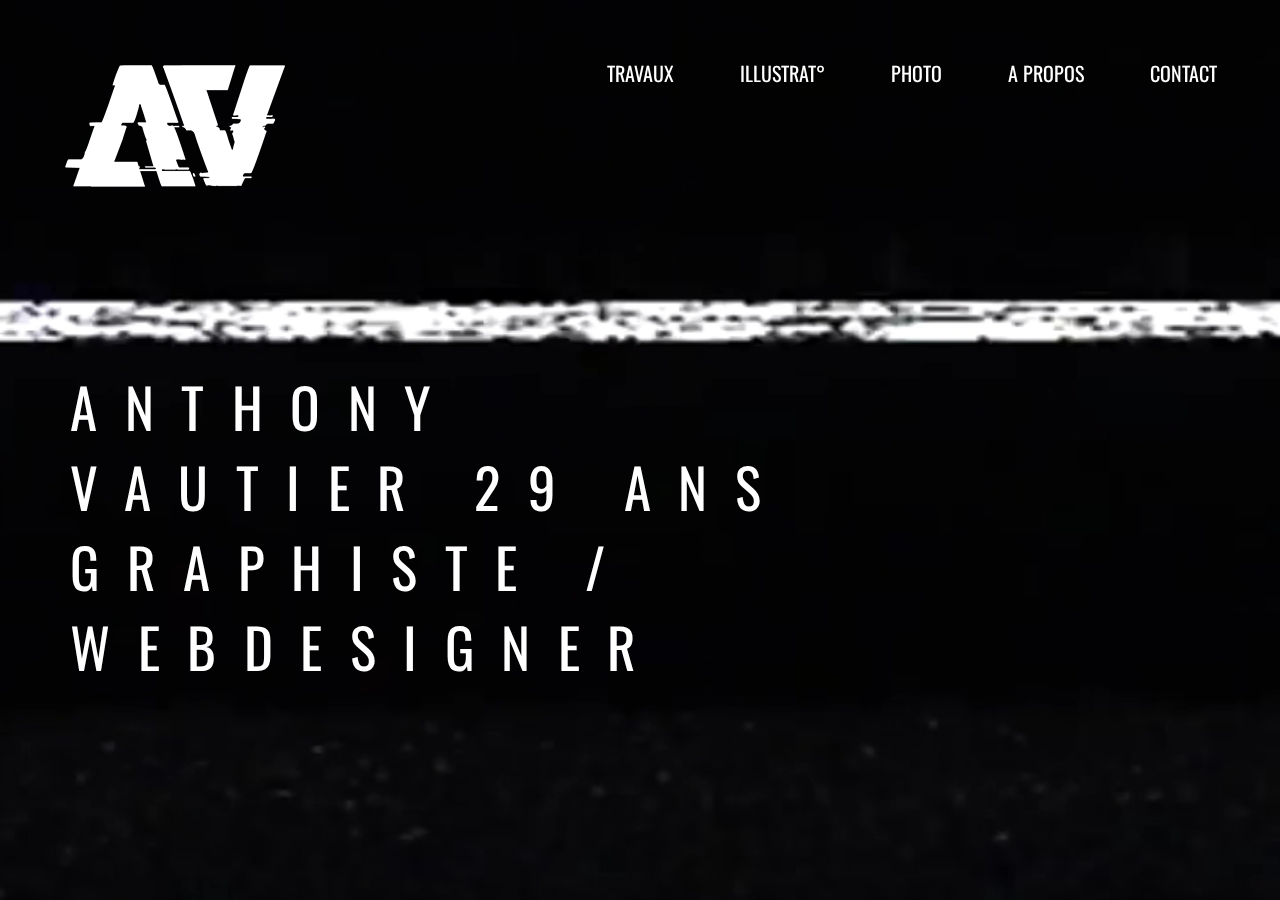
<file: index.html>
<!DOCTYPE html>
<html lang="en">
<head>
    <meta charset="UTF-8">
    <link rel="stylesheet" href="Css/Accueil.css" />
    <link href="https://fonts.googleapis.com/css?family=Oswald" rel="stylesheet"> 
    <title>Portofolio vautier anthony</title>
    <STYLE>
        A {
            text-decoration: none;
        }

    </STYLE>
</head>
<body>
   <!--premiere page-->
        
        <!--fin premiere page-->
        <!--accueil deuxieme page-->
           
           
           <video autoplay loop id="video-background" muted plays-inline>
  <source src="Css/image/Composition%201.mp4" type="video/mp4">
</video>
           
           
        
            <div class=nav>

                <label for="toggle"><img src="Css/image/Hamburger_icon.svg.png" alt=""></label>
                <input type="checkbox" id="toggle">

                <div class="navigation">

                    <ul>
                        <li>
                            <a href="Travaux.html">TRAVAUX</a>
                        </li>
                        <li>
                            <a href="Dessin.html">ILLUSTRAT°</a>
                        </li>
                        
                         <li>
                            <a href="Photo.html">PHOTO</a>
                        </li>  
                              
                        <li>
                            <a href="A%20propos.html">A PROPOS</a>
                        </li>
                        
                        <li>
                            <a href="A%20propos.html#lien">CONTACT</a>
                        </li>
                    </ul>

                </div>
            </div>
           
          
        
        <div class="LOGO">
            <img src="Css/image/LOGO.png" alt="logo">
        </div>
        <div>
            <p>ANTHONY VAUTIER 29 ANS GRAPHISTE / WEBDESIGNER</p>
           
        </div>
         
        <!--fin accueil deuxieme page-->
    
</body>
</html>
</file>
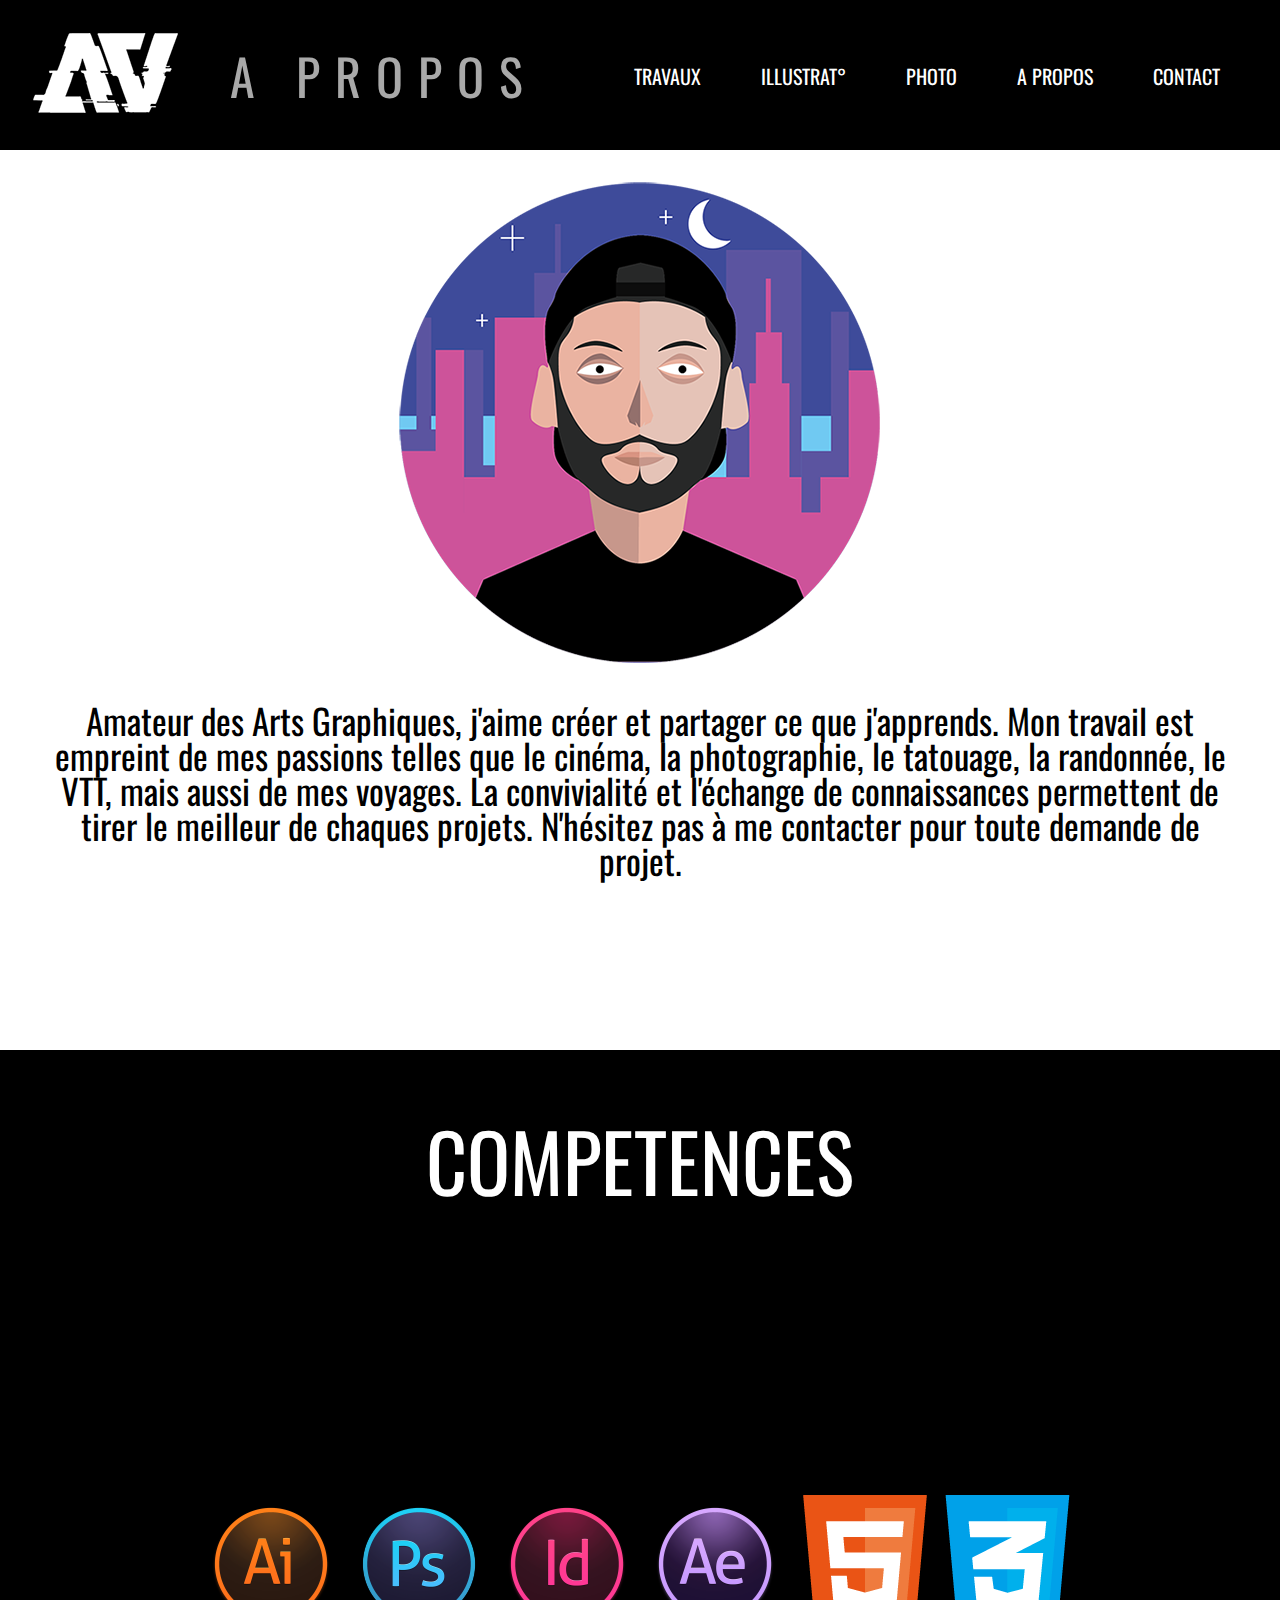
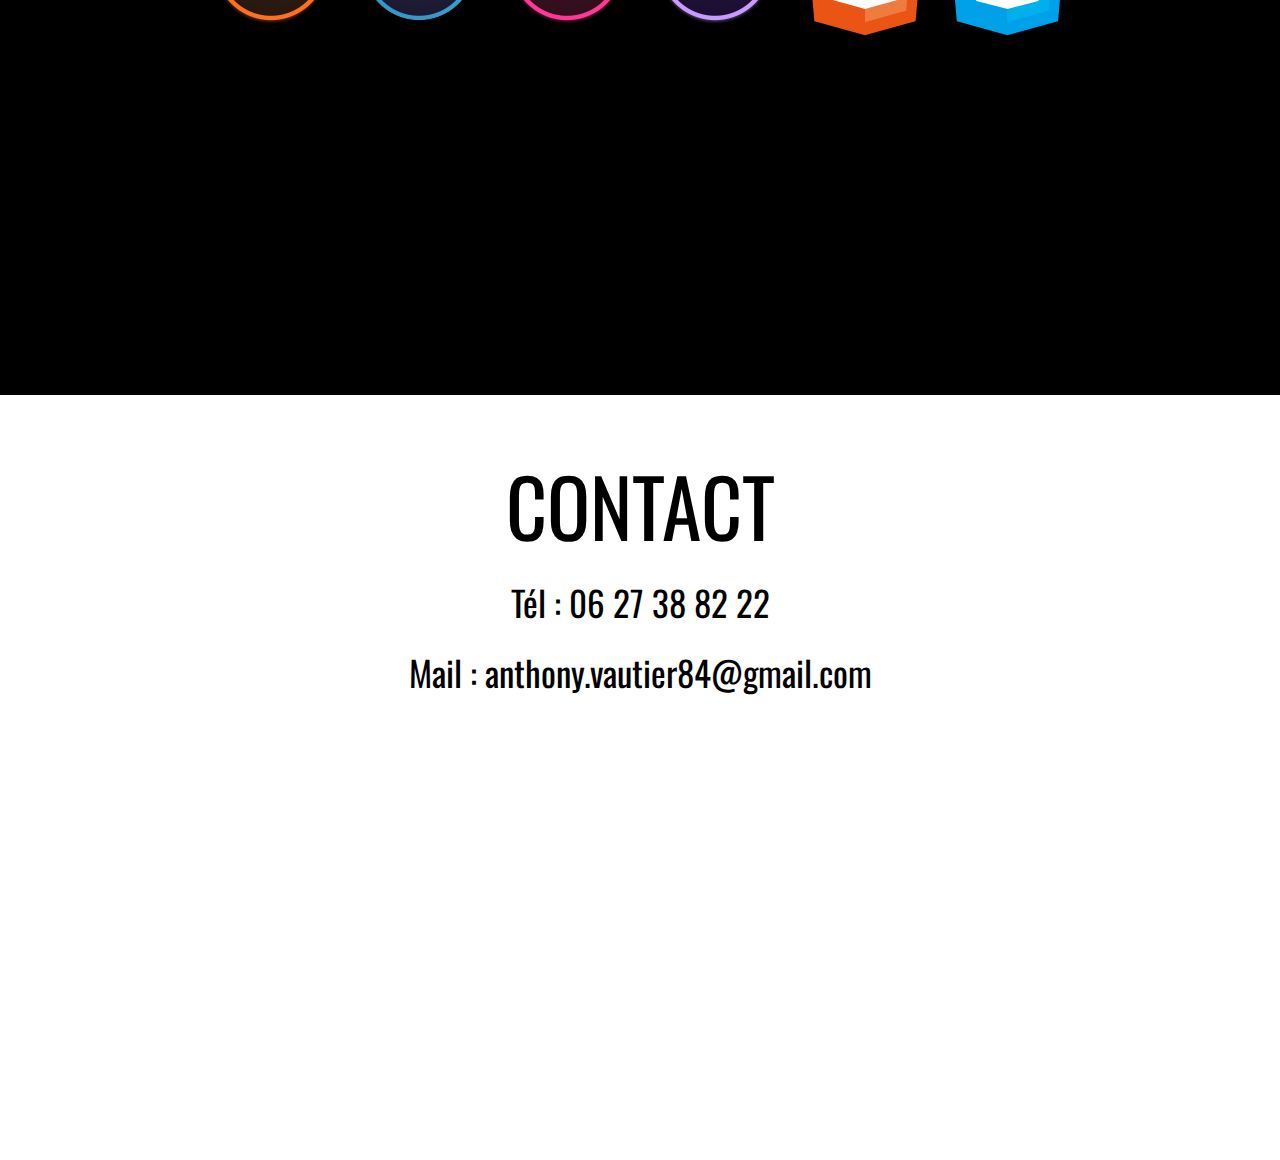
<file: A propos.html>
<!DOCTYPE html>
<html lang="en">
<head>
    <meta charset="UTF-8">
    <title>A-Propos</title>
    <link rel="stylesheet" href="Css/A-propos.css">
    <link href="https://fonts.googleapis.com/css?family=Oswald" rel="stylesheet">
    <link rel="stylesheet" href="Css/animate.css">
    <STYLE>
        A {
            text-decoration: none;
        }

    </STYLE>
</head>

<body>


<div class=MENU>
        <div class=header>
           
            <div class="logo"><img src="Css/image/logo2.png" alt="logo"></div>
           
            <div class="Accueil"><li><a href="index.html"><h1 class="animated fadeInLeft">A PROPOS</h1></a></li></div>
            <div class=nav>

                <label for="toggle"><img src="Css/image/Hamburger_icon.svg.png" alt=""></label>
                <input type="checkbox" id="toggle">

                <div class="navigation">
                     <ul>
                       
                        <li>
                            <a href="Travaux.html">TRAVAUX</a>
                        </li>
                         <li>
                            <a href="Dessin.html">ILLUSTRAT°</a>
                        </li>
                        <li>
                            <a href="Photo.html">PHOTO</a>
                        </li>
                        <li>
                            <a href="A%20propos.html">A PROPOS</a>
                        </li>
                        <li>
                            <a href="A%20propos.html#lien">CONTACT</a>
                        </li>
                    </ul>

                </div>
            </div>


        </div>
        </div>
        
<div class="grid">
         
           
           
<div class="box">
          <div class="avatar animated fadeInDown delay-0,5s"><img src="Css/image/Avatar%20Anthony%20.png" alt=""></div>
          
          <div class="texte animated fadeIn delay-1s"><p> Amateur des Arts Graphiques, j'aime créer et partager ce que j'apprends. Mon travail est empreint de mes passions telles que le cinéma, la photographie, le tatouage, la randonnée, le VTT, mais aussi de mes voyages. La convivialité et l'échange de connaissances permettent de tirer le meilleur de chaques projets. N'hésitez pas à me contacter pour toute demande de projet. 
          </p></div>
          </div>
          
<div class="box2">
         
         <h1>COMPETENCES</h1>
         
         <div class="icone">
             <img class="image1"src="Css/image/Adobe-Illustrator-icon.png" alt="">
             <img class="image1" src="Css/image/Adobe-Photoshop-icon.png" alt="">
             <img class="image1" src="Css/image/Adobe-InDesign-icon.png" alt="">
             <img class="image1" src="Css/image/Adobe-AfterEffects-icon.png" alt="">
             <img class="image1" src="Css/image/htmlcss.png" alt="">
          </div>   
</div>

           
            <div id="lien" class="box3">
         
             <h2 class="">CONTACT</h2>
          
            <div class="texte"><p>Tél : 06 27 38 82 22 <br> <br> Mail : anthony.vautier84@gmail.com </p></div>
            
            
         
            
          </div>              
                          
                                                        
</div>

</body>
</html>
</file>
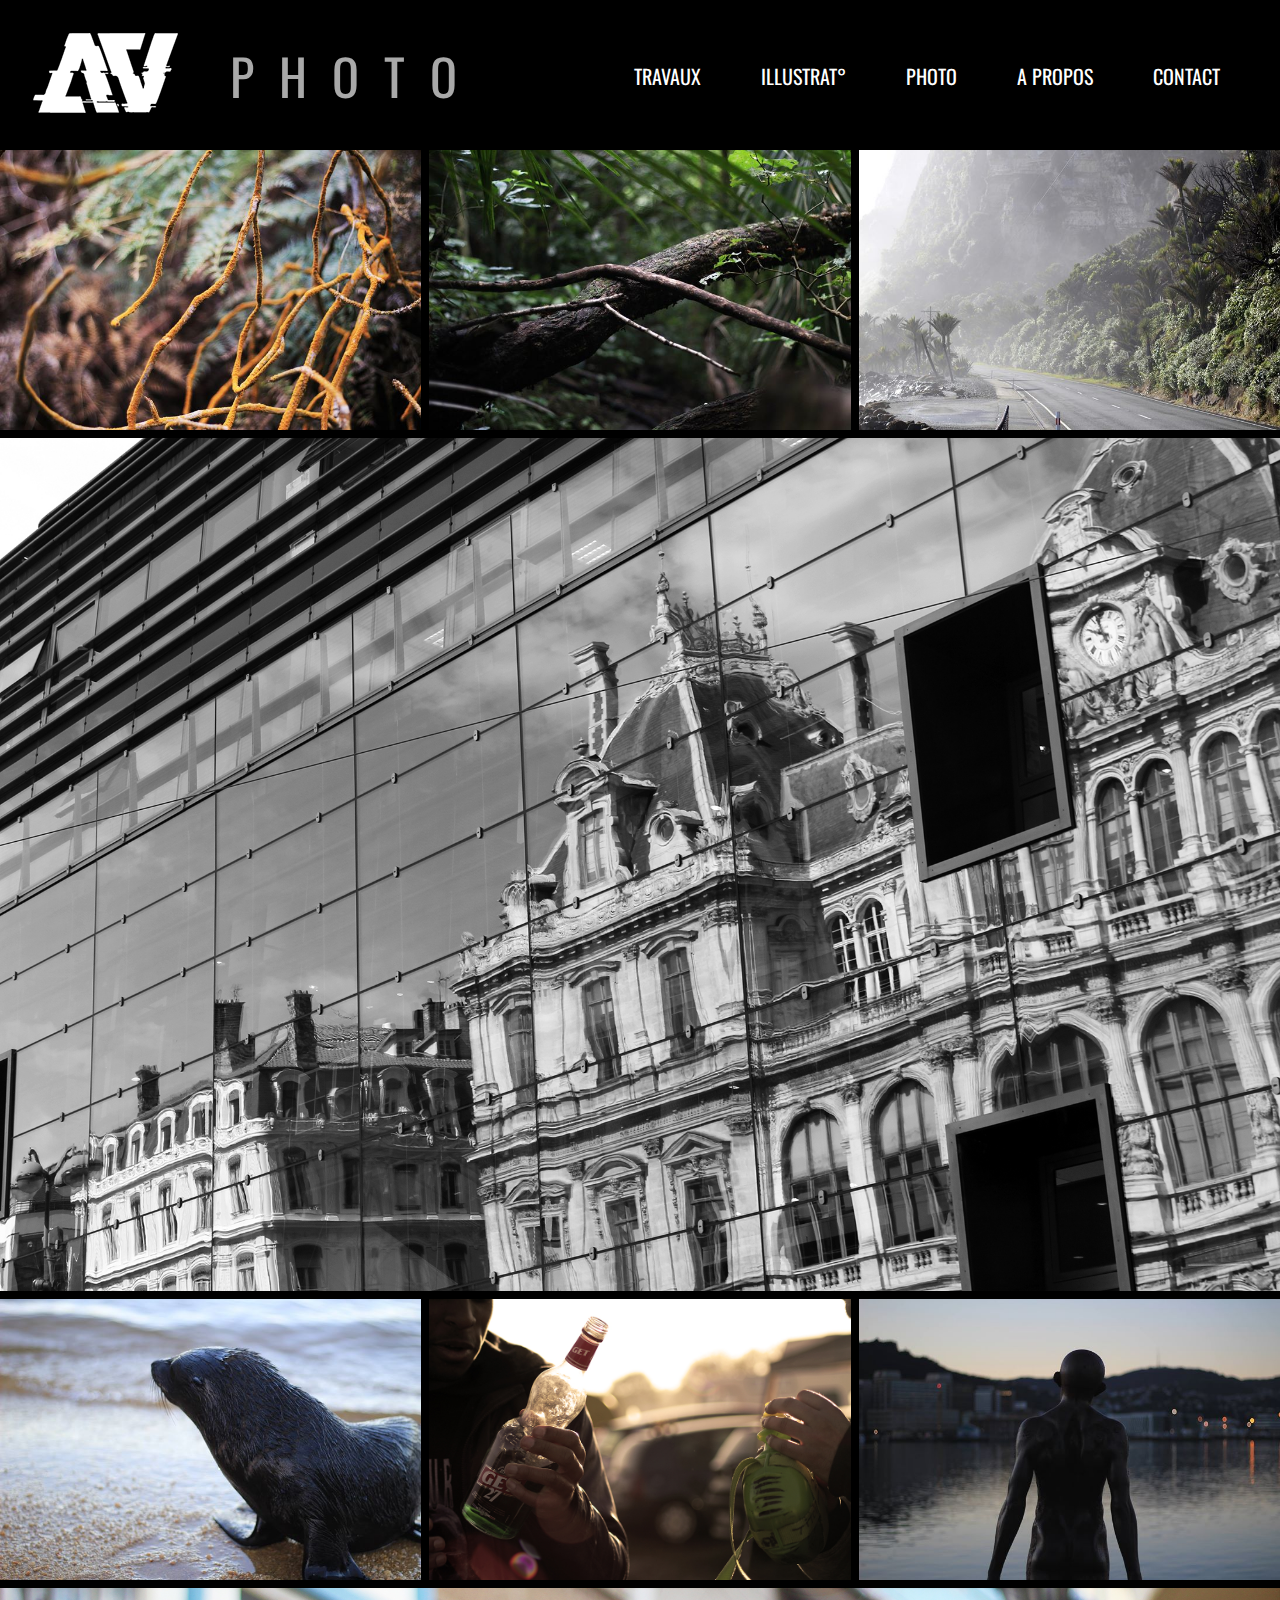
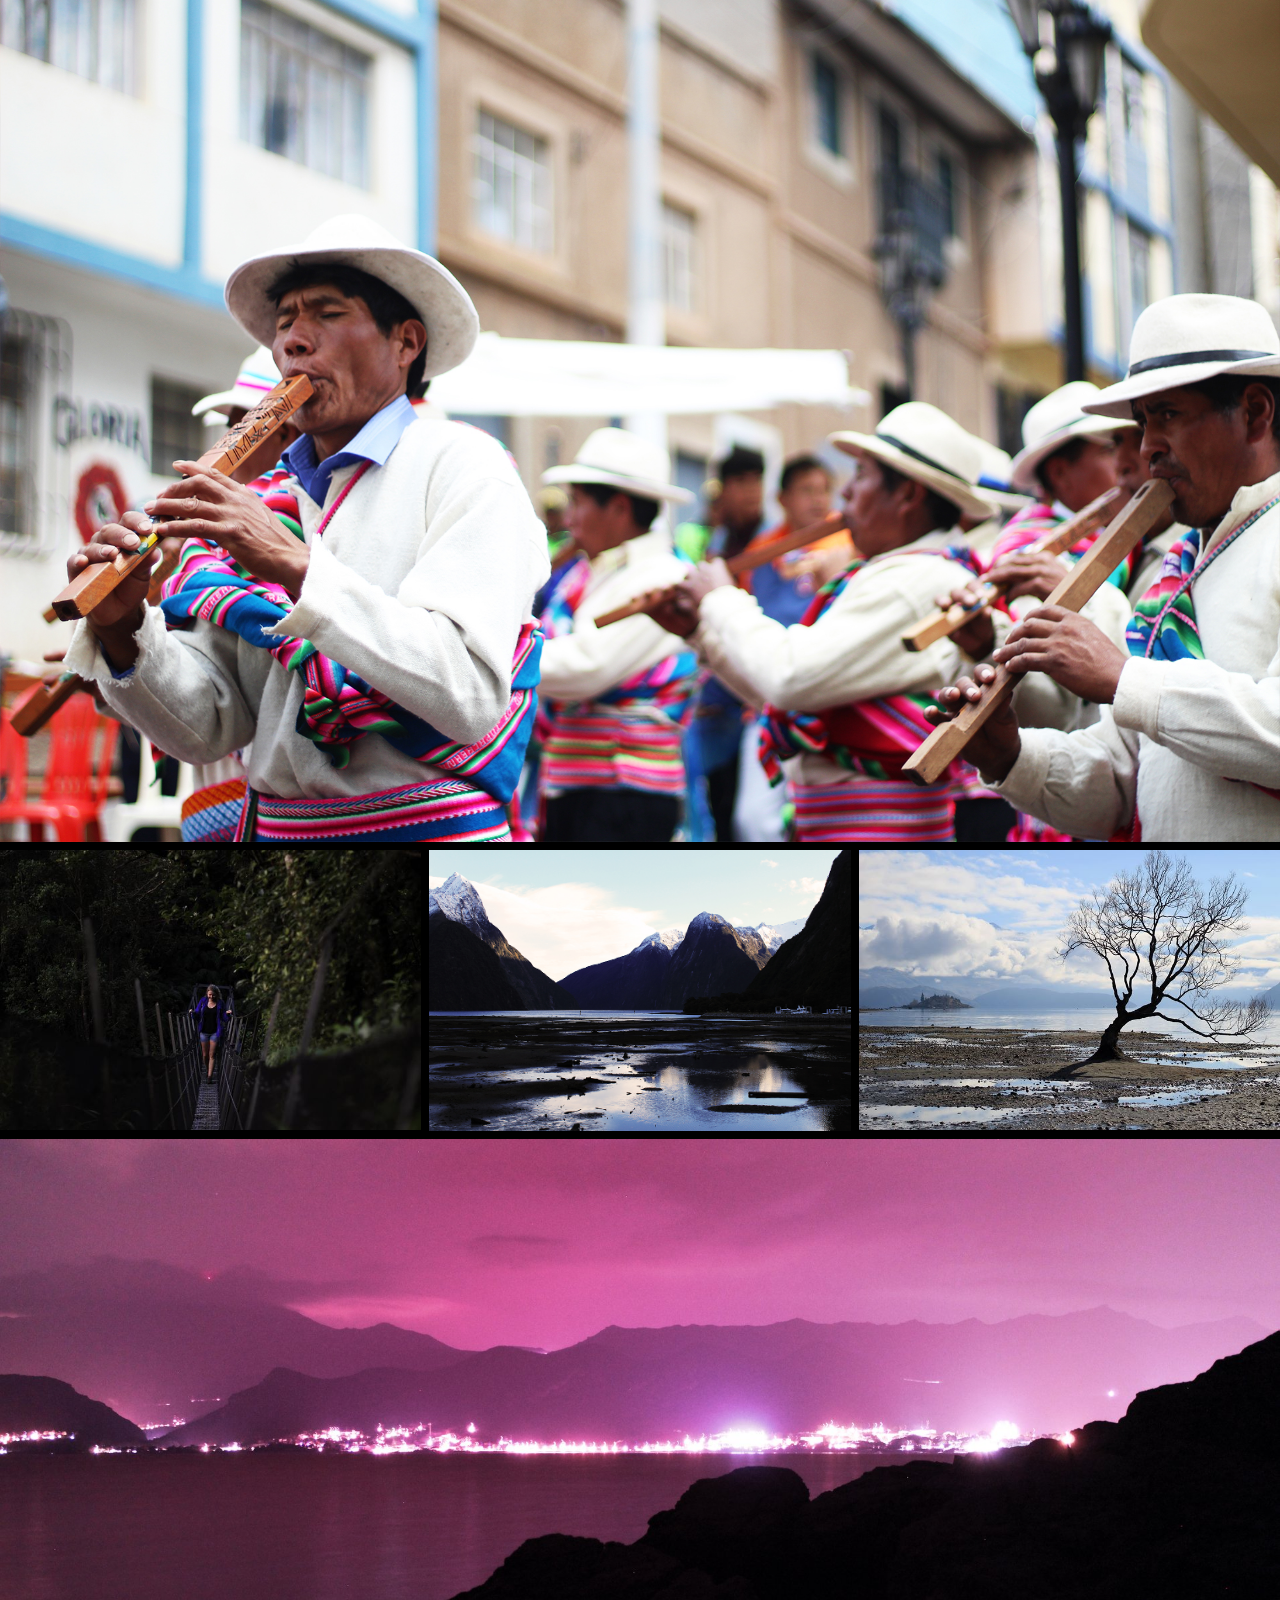
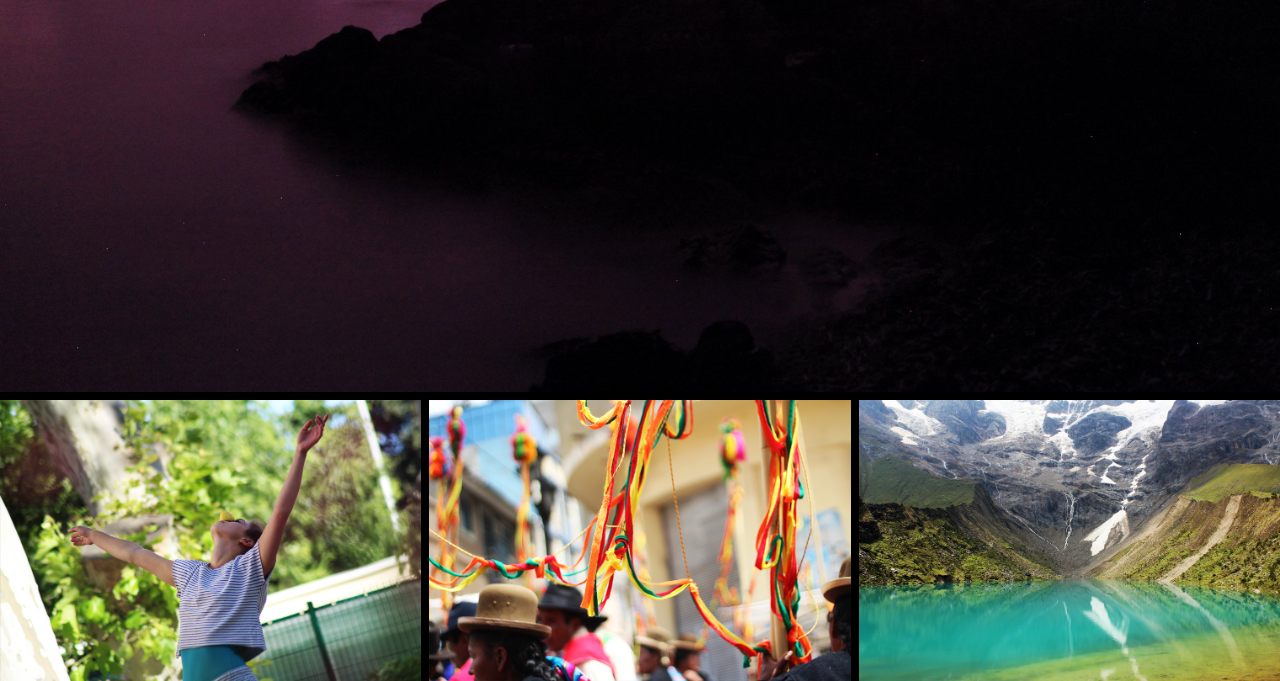
<file: Photo.html>
<!DOCTYPE html>
<html lang="en">
<head>
    <meta charset="UTF-8">
    <title>Photo</title>
    <script type="text/javascript" src="jquery-3.3.1.min.js"></script>
    <link rel="stylesheet" href="Css/Photo.css">
    <link href="https://fonts.googleapis.com/css?family=Oswald" rel="stylesheet">
    <link rel="stylesheet" href="Css/animate.css">
    <link href="dist/css/lightbox.css" rel="stylesheet">
    
    <STYLE>
        A {
            text-decoration: none;
        }

    </STYLE>
</head>

<body>


<div class=MENU>
        <div class=header>
            
             <div class="logo"><img src="Css/image/logo2.png" alt="logo"></div>
            
             <div class="Accueil"><li><a href="index.html"><h1 class="animated fadeInLeft">PHOTO</h1></a></li></div>
            <div class=nav>

                <label for="toggle"><img src="Css/image/Hamburger_icon.svg.png" alt=""></label>
                <input type="checkbox" id="toggle">

                <div class="navigation">
                 <ul>
                       
                        <li>
                            <a href="Travaux.html">TRAVAUX</a>
                        </li>
                         <li>
                            <a href="Dessin.html">ILLUSTRAT°</a>
                        </li>
                        <li>
                            <a href="Photo.html">PHOTO</a>
                        </li>
                        <li>
                            <a href="A%20propos.html">A PROPOS</a>
                        </li>
                        <li>
                            <a href="A%20propos.html#lien">CONTACT</a>
                        </li>
                    </ul>
                   

                </div>
            </div>


        </div>
        </div>
        
<div class="grid">
         
           <img class="img" src="Css/image/Untitled.jpg" alt="">
            
           <img class="img" src="Css/image/Untitled(arbre).jpg" alt="">
           <img class="img" src="Css/image/Untitled(2).jpg" alt="">
           <img class="img1" src="Css/image/miroir.jpg" alt="">
           <img class="img" src="Css/image/seal.jpg" alt="">
           <img class="img" src="Css/image/1.jpg" alt="">
           <img class="img" src="Css/image/Untitled(1).jpg" alt="">
           <img class="img1" src="Css/image/IMG_7816.JPG(1).jpg" alt="">
           <img class="img" src="Css/image/Untitled(mr).jpg" alt="">
           <img class="img" src="Css/image/4.jpg" alt="">
           <img class="img" src="Css/image/Untitled(wanaka).jpg" alt="">
           <img class="img1" src="Css/image/corse.jpg" alt="">
           <img class="img" src="Css/image/photonew1.jpg" alt="">
           <img class="img" src="Css/image/photonew2.jpg" alt="">
           <img class="img" src="Css/image/photonew3.jpg" alt="">
       
           
           
</div>

  <script src="dist/js/lightbox.js"></script>


</body>
</html>
</file>
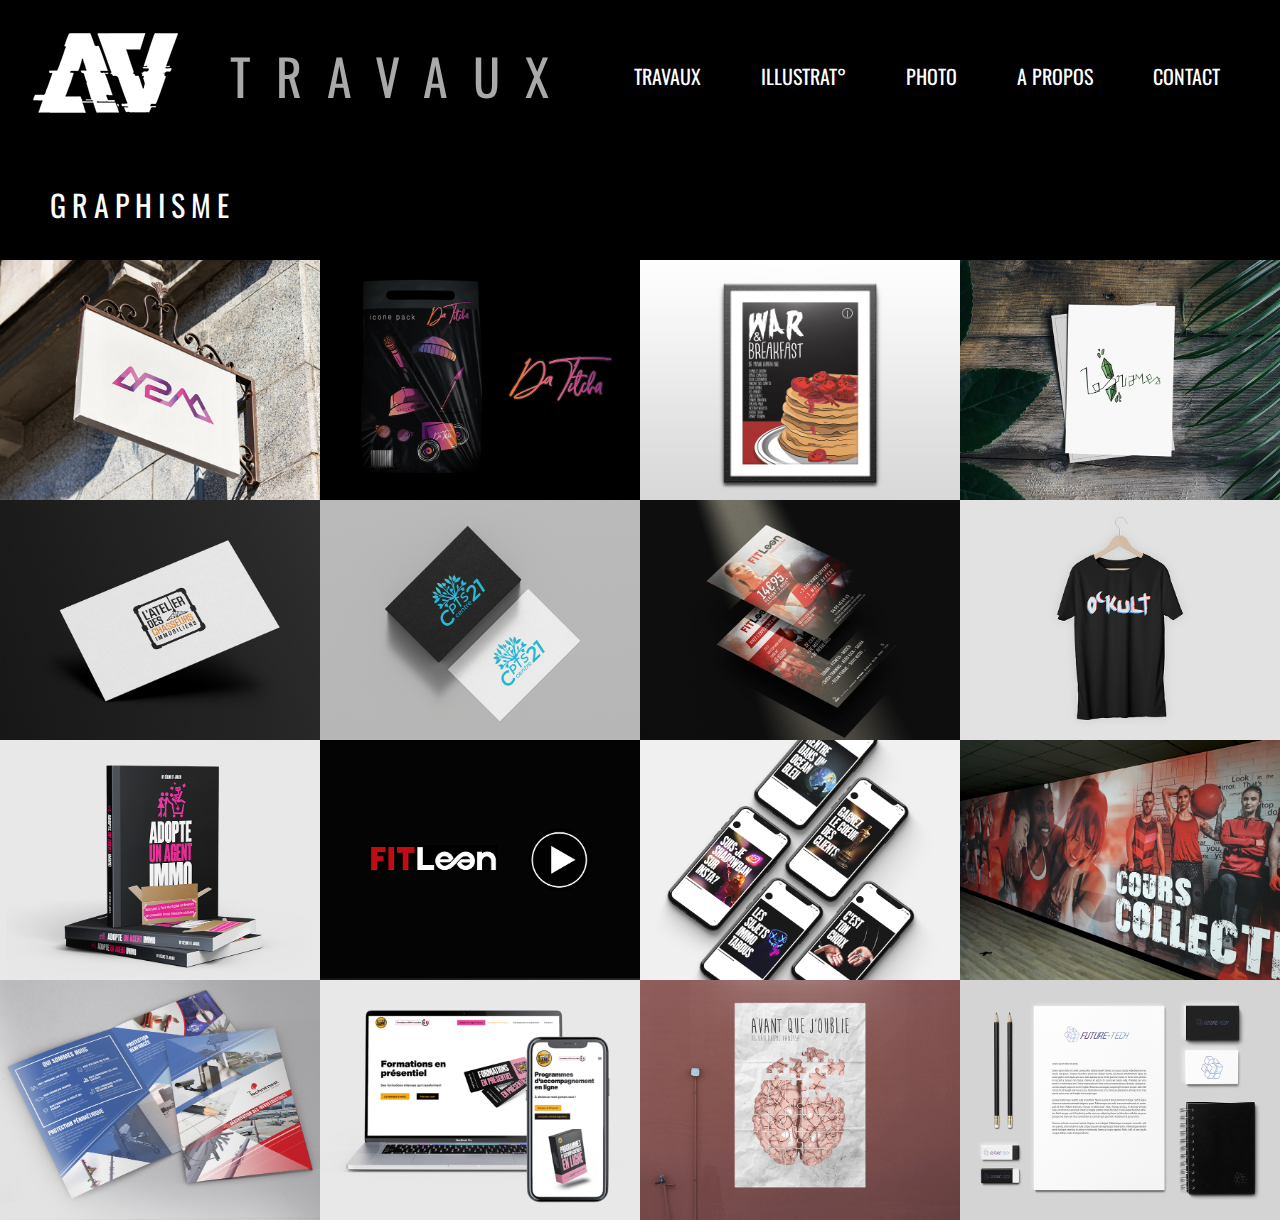
<file: Travaux.html>
<!DOCTYPE html>
<html lang="en">
<head>
    <meta charset="UTF-8">
    <title>Travaux</title>
    <script type="text/javascript" src="jquery-3.3.1.min.js"></script>
    <link rel="stylesheet" href="Css/Travaux.css">
    <link href="https://fonts.googleapis.com/css?family=Oswald" rel="stylesheet">
    <link rel="stylesheet" href="Css/animate.css">
    <link href="dist/css/lightbox.css" rel="stylesheet">
    <STYLE>
        A {
            text-decoration: none;
        }

    </STYLE>
</head>

<body>


<div class=MENU>
        <div class=header>
           
           <div class="logo"><img src="Css/image/logo2.png" alt="logo"></div>
           
            <div class="Accueil"><li><a href="index.html"><h1 class="animated fadeInLeft">TRAVAUX</h1></a></li></div>
            <div class=nav>

                <label for="toggle"><img src="Css/image/Hamburger_icon.svg.png" alt=""></label>
                <input type="checkbox" id="toggle">

                <div class="navigation">

                    <ul>
                        <li>
                            <a href="Travaux.html">TRAVAUX</a>
                        </li>
                        <li>
                            <a href="Dessin.html">ILLUSTRAT°</a>
                        </li>
                        <li>
                            <a href="Photo.html">PHOTO</a>
                        </li>
                        <li>
                            <a href="A%20propos.html">A PROPOS</a>
                        </li>
                        
                        <li>
                            <a href="A%20propos.html#lien">CONTACT</a>
                        </li>
                    </ul>

                </div>
            </div>


        </div>
        </div>
        
<div class="grid">
 

    <div class="boxtitre">
            <h2>GRAPHISME</h2>
      </div>
          
           
       
     <div class="container1">
          <a href="Css/image/a2m-logo.jpg" data-lightbox="image-1" data-title="Logo A2m">
           <img class="img" src="Css/image/a2m.jpg" alt=""> 
           <div class="overlay">
               <h3>Logo A2m</h3>
           </div>  
           </a>
     </div>
    
     
       
      <div class="container1">
           <a href="https://datitcha.com/">
           <img class="img" src="Css/image/datitcha.jpg" alt=""> 
           <div class="overlay">
               <h3>Réalisation du Logo et du site internet pour Datitcha. lien du site en cliquant</h3>
           </div> 
           </a> 
     </div>
     
     
    
     <div class="container1">
           <a href="Css/image/war%20and%20breakfast.jpg" data-lightbox="image-1" data-title="Affiche de Théâtre : War and breakfast">
           <img class="img" src="Css/image/posterwarmock.jpg" alt=""> 
           <div class="overlay">
               <h3>Affiche de Théâtre : War and breakfast</h3>
           </div>   
           </a>
     </div>
     
     
     <div class="container1">
          <a href="Css/image/loframes.jpg" data-lightbox="image-1" data-title="Loframes logo">
           <img class="img" src="Css/image/loframes%20mock%20up.jpg" alt=""> 
           <div class="overlay">
               <h3>Logo Loframes</h3>
           </div>
            </a>  
     </div>
     
     
         <div class="container1">
          <a href="Css/image/atelier-grand.jpg" data-lightbox="image-1" data-title="Logo pour l'atelier des chasseurs">
           <img class="img" src="Css/image/atelier.jpg" alt=""> 
           <div class="overlay">
               <h3>Logo pour l'atelier des chasseurs </h3>
           </div>
           </a>  
     </div>
     
     
     
     <div class="container1">
          <a href="Css/image/cpts-grand.jpg" data-lightbox="image-1" data-title="Logo Cpts21">
           <img class="img" src="Css/image/cpts21.jpg" alt=""> 
           <div class="overlay">
               <h3> Logo Cpts21 </h3>
           </div> 
           </a>  
     </div>
     
     
     
     
     <div class="container1">
          <a href="Css/image/flyer-grand.jpg" data-lightbox="image-1" data-title="flyer fitleen">
           <img class="img" src="Css/image/flyer-fitleen.jpg" alt=""> 
           <div class="overlay">
               <h3>Réalisation de flyer pour la salle de sport fitleen </h3>
           </div>
           </a>  
     </div>
  
    
  
    
    <div class="container1">
           <a href="Css/image/ockult%20Mockup%20-%20Copie.jpg" data-lightbox="image-1" data-title="Ockult logo">
           <img class="img" src="Css/image/ockult%20Mockup.jpg" alt=""> 
           <div class="overlay">
               <h3>Logo Ockult</h3>
           </div> 
           </a> 
     </div>
    
    
    
     
    
    <div class="container1">
          <a href="Css/image/adopte-grand.jpg" data-lightbox="image-1" data-title="livre adopte un agent immo">
           <img class="img" src="Css/image/adopte.jpg" alt=""> 
           <div class="overlay">
               <h3>Illustration et mise en page du livre "adopte une agent immo" pour dans le game</h3>
           </div>
           </a>  
     </div>
    
    
    
    
   
    
     <div class="container1">
          <a href="https://vimeo.com/673497892">
           <img class="img" src="Css/image/videofitleen.jpg" alt=""> 
           <div class="overlay">
               <h3>Vidéo promotionnel sur instagram pour la salle de sport fitleen</h3>
           </div>
           </a>  
     </div>
    
 
    
    
    
     <div class="container1">
          <a href="Css/image/mok-isnta.jpg" data-lightbox="image-1" data-title=" Caroussel instagram">
           <img class="img" src="Css/image/instagram-mock.jpg" alt=""> 
           <div class="overlay">
               <h3>Réalisation de Caroussel instagram pour Céline et Julien </h3>
           </div>
           </a>  
     </div>
    
    
    
    
    <div class="container1">
          <a href="Css/image/fitleen-grand.jpg" data-lightbox="image-1" data-title="décoration mural fitleen">
           <img class="img" src="Css/image/fitleen.jpg" alt=""> 
           <div class="overlay">
               <h3>Réalisation de la déco de la salle de sport fitleen avec des grands visuel muraux</h3>
           </div>
           </a>  
     </div>
  
    
    
    
     <div class="container1">
          <a href="https://www.technimast.com/">
           <img class="img" src="Css/image/technimast.jpg" alt=""> 
           <div class="overlay">
               <h3>Réalisation de la brochure et du site internet Technimast. lien en cliquant</h3>
           </div>
           </a>  
     </div>
    
    
    
    
    
     <div class="container1">
          <a href="https://dans-le-game.fr/">
           <img class="img" src="Css/image/dans-le-game.jpg" alt=""> 
           <div class="overlay">
               <h3>Réalisation du site internet pour dans le game</h3>
           </div>
           </a>  
     </div>
   
    
    
     <div class="container1">
          <a href="Css/image/Sans titre%20-%201.jpg" data-lightbox="image-1" data-title="Affiche avant que j'oublie">
           <img class="img" src="Css/image/avantmock.jpg" alt=""> 
           <div class="overlay">
               <h3>Affiche avant que j'oublie</h3>
           </div>
           </a>  
     </div>
     
    <div class="container1">
         
           <img class="img" src="Css/image/futur.jpg" alt=""> 
           <div class="overlay">
               <h3>Logo futur tech</h3>
           </div>
           </a>  
     </div>
     
     </a></li>
     </div>
     
 </div>
       

        
        
         

<script src="dist/js/lightbox.js"></script>


</body>
</html>
</file>
<file: Css/Accueil.css>
html, body, div, span, applet, object, iframe,
h1, h2, h3, h4, h5, h6, p, blockquote, pre,
a, abbr, acronym, address, big, cite, code,
del, dfn, em, img, ins, kbd, q, s, samp,
small, strike, strong, sub, sup, tt, var,
b, u, i, center,
dl, dt, dd, ol, ul, li,
fieldset, form, label, legend,
table, caption, tbody, tfoot, thead, tr, th, td,
article, aside, canvas, details, embed, 
figure, figcaption, footer, header, hgroup, 
menu, nav, output, ruby, section, summary,
time, mark, audio, video {
	margin: 0;
	padding: 0;
	border: 0;
	font-size: 100%;
	font: inherit;
	vertical-align: baseline;
}
/* HTML5 display-role reset for older browsers */
article, aside, details, figcaption, figure, 
footer, header, hgroup, menu, nav, section {
	display: block;
}
body {
	line-height: 1;
    font-family: 'Oswald', sans-serif; 
    
    
}

ol, ul {
	list-style: none;
}
blockquote, q {
	quotes: none;
}
blockquote:before, blockquote:after,
q:before, q:after {
	content: '';
	content: none;
}
table {
	border-collapse: collapse;
	border-spacing: 0;
}

body{
    
    background-size: cover;
    font-family: 'Oswald', sans-serif; 
}
    

#toggle{
    display: none;
}

label{
    display: none;
}


.navigation ul{
    color: white;
    display: flex;
    flex-direction: row;
    list-style: none;
    justify-content: flex-end;
    padding-top: 30px;
    padding-right: 30px;

}

.navigation ul li a{
    color: white;
    padding: 33px;
    display: flex;
    font-size: 20px;
    
}


.navigation ul li:hover a{
    color: darkgrey;
}


/* bouton*/

@media screen and (max-width: 1200px){.nav{
    
    text-align: right;
}
    
    nav{
        display: flex;
        justify-content: flex-end;
    }    
    
    

label{
    position: absolute;
    padding-top: 50px;
    display: flex;
    color: white;
    line-height: 70px;
    cursor: pointer; 
    z-index: 100;
    right: 50px;
    
    
}


#toggle {
    
    display: none;
  
    
}

/* fond*/

.navigation{
    
    display: block;
    top:0;
    position: fixed;
    right:0;
    background-color:black;
    width: 20%;
    height: 100%;
    transition: all .8s;
    overflow: hidden;
    width: 0;
}


.navigation ul{
    height: 100%;
    display: flex;
    flex-direction: column;
    justify-content: center;
    align-items: center;
    
   
    
}

.navigation ul li{
    list-style:none;
    

}

.navigation ul li a{
    display: flex;
    color: white;
    text-transform: uppercase;
    font-size:30px;
    letter-spacing: 0.30em;
    white-space: nowrap;
    list-style:none;
    
}

.navigation ul li:hover a{
    color: darkgrey;
}

#toggle:checked + .navigation{

    width: 100%;
    z-index: 99
}


.nav > label:nth-child(1){
    z-index: 500;
}
 }


p{
    padding: 70px;
    padding-top: 250px;
    font-size: 55px;
    letter-spacing: 0.5em;
    text-align: left;
    width:60%;
    max-width: 100%;
    color: #FFF;
    line-height: 80px;
    height: 60%;
    
}


@media screen and (max-width: 1200px){p
    {
        font-size: 40px;
        padding-top: 270px;
	}
    
   
    body{
        background-color: black;
        height: 100vh;
    }   
    
/* The only rule that matters */
#video-background {
/*  making the video fullscreen  */
  display: none
}
    
    
    
}






.LOGO{
    top:0px;
    position: absolute;
    margin-top: 60px;
    margin-left:60px;
    display:flex;
    align-items: flex-start;
    z-index: 100;
    padding:5px;
    margin-right: 0px;
}


  
.f1{
    padding: 0px;
    margin-left: 20px;
    color: white;
    font-size: 15px;
    margin-right: 15px;
    text-align: center;
    }

/* The only rule that matters */
#video-background {
/*  making the video fullscreen  */
  position: fixed;
  right: 0; 
  bottom: 0;
  min-width: 100%; 
  min-height: 100%;
  width: auto; 
  height: auto;
  z-index: -100;
}

.contact a{
    color:white;
}


.contact{
    margin-top: 120px;
    padding: 60px 0 60px 65px;
    list-style: none;
    display: flex;
    align-items: flex-end;
    letter-spacing: 1em;
    font-size: 25px;
}

.contact :hover{
    color: deeppink;
}
</file>
<file: Css/A-propos.css>
html, body, div, span, applet, object, iframe,
h1, h2, h3, h4, h5, h6, p, blockquote, pre,
a, abbr, acronym, address, big, cite, code,
del, dfn, em, img, ins, kbd, q, s, samp,
small, strike, strong, sub, sup, tt, var,
b, u, i, center,
dl, dt, dd, ol, ul, li,
fieldset, form, label, legend,
table, caption, tbody, tfoot, thead, tr, th, td,
article, aside, canvas, details, embed, 
figure, figcaption, footer, header, hgroup, 
menu, nav, output, ruby, section, summary,
time, mark, audio, video {
	margin: 0;
	padding: 0;
	border: 0;
	font-size: 100%;
	font: inherit;
	vertical-align: baseline;
}
/* HTML5 display-role reset for older browsers */
article, aside, details, figcaption, figure, 
footer, header, hgroup, menu, nav, section {
	display: block;
}
body {
	line-height: 1;
    font-family: 'Oswald', sans-serif; 
   
    
}

ol, ul {
	list-style: none;
}
blockquote, q {
	quotes: none;
}
blockquote:before, blockquote:after,
q:before, q:after {
	content: '';
	content: none;
}
table {
	border-collapse: collapse;
	border-spacing: 0;
}


.header{
   
   width: 100%;
   height: 150px;
   position: fixed;
   background-color: black;
   z-index: 1000;
   
}


.logo{
    position: absolute;
    padding: 33px;
}

.MENU .header h1{
    padding-top: 50px;
    padding-left: 230px;
    position: fixed;
    font-size: 50px;
    color: white;
    letter-spacing: 0.3em;
    font-family: 'Oswald', sans-serif;
   
    
}

.MENU .header h1:hover{
    color: darkgrey;
}



/* bouton*/



#toggle{
    display: none;
}

label{
    display: none;
}


.navigation ul{
    color: white;
    display: flex;
    flex-direction: row;
    list-style: none;
    justify-content: flex-end;
    padding-top: 20px;
    padding-right: 30px;

}

.navigation ul li a{
    color: white;
    padding: 30px;
    display: flex;
    font-size: 20px;
    
}


.navigation ul li:hover a{
    color: darkgrey;
}


.grid{
    padding-top: 150px;
    display: grid;
    grid-template-columns: repeat(12, 1fr);
}   

/* bouton*/

@media screen and (max-width: 1200px){.nav{
    
    text-align: right
}

  
    
.MENU .header h1{
  
    font-size: 40px;
    letter-spacing: 0.2em;
      
    
 }          
    
    
label{
    position: relative;
    float: right;
    padding: 30px;
    display: block;
    margin: 0 20px 0 0;
    font-size: 50px;
    color: white;
    line-height: 70px;
    cursor: pointer; 
    z-index: 100;
}


#toggle {
    
    display: none;
  
    
}

/* fond*/

.navigation{
    
    display: block;
    top:0;
    position: fixed;
    right:0;
    background-color:black;
    width: 20%;
    height: 100%;
    transition: all .8s;
    overflow: hidden;
    width: 0;
}


.navigation ul{
    height: 100%;
    display: flex;
    flex-direction: column;
    justify-content: center;
    align-items: center;
    padding-right: 20px;
    
   
    
}

.navigation ul li{
    list-style:none;
    

}

.navigation ul li a{
    display: flex;
    color: white;
    text-transform: uppercase;
    font-size:30px;
    letter-spacing: 0.30em;
    white-space: nowrap;
    list-style:none;
    
}

.navigation ul li:hover a{
    color: darkgrey;
}

#toggle:checked + .navigation{

    width: 100%;
    z-index: 99
}


.nav > label:nth-child(1){
    z-index: 500;
}
 }

.grid{
    padding-top: 150px;
    display: grid;
    grid-template-columns: repeat(12, 1fr);
    }

.box{
    grid-column: span 12;
    min-height: 100vh;
}

.avatar{
    padding-top: 30px;
    display: flex;
    justify-content: center;
    max-width: 100%;
    height: auto;
    
    
    
   

    

    
    
    
    
}

.texte{
    padding: 40px;
    display: flex;
    justify-content: center;
    font-size: 35px;
    text-align: center;
}


@media screen and (max-width: 1200px){.texte{
       font-size: 25px; 
        
	}
}


.box2{
    grid-column: span 12;
    background-color: black;
    min-height: 105vh;
    
    
}

h1{
    font-size:80px;
    color: white;
    display:flex;
    justify-content: center;
    padding-top: 70px;
}

h2{
    font-size:80px;
    display:flex;
    justify-content: center;
    padding-top: 70px;
    
}

.icone{
    grid-column: span 12;
    padding-top: 280px;
    display: flex;
    justify-content: center;
    align-items: center;
    
}

.image1{
     padding: 10px;
     max-width: 100%;
     height: auto;
}

.box3{
    grid-column: span 12;
    height: 85vh;
}    


.cv li a{
    color: black;
    font-size: 35px;
    display: flex;
    justify-content: center;
    list-style: none;
}


.cv li:hover a{
    color: deeppink;
</file>
<file: Css/Photo.css>
html, body, div, span, applet, object, iframe,
h1, h2, h3, h4, h5, h6, p, blockquote, pre,
a, abbr, acronym, address, big, cite, code,
del, dfn, em, img, ins, kbd, q, s, samp,
small, strike, strong, sub, sup, tt, var,
b, u, i, center,
dl, dt, dd, ol, ul, li,
fieldset, form, label, legend,
table, caption, tbody, tfoot, thead, tr, th, td,
article, aside, canvas, details, embed, 
figure, figcaption, footer, header, hgroup, 
menu, nav, output, ruby, section, summary,
time, mark, audio, video {
	margin: 0;
	padding: 0;
	border: 0;
	font-size: 100%;
	font: inherit;
	vertical-align: baseline;
}
/* HTML5 display-role reset for older browsers */
article, aside, details, figcaption, figure, 
footer, header, hgroup, menu, nav, section {
	display: block;
}
body {
	line-height: 1;
    font-family: 'Oswald', sans-serif; 
   
    
}

ol, ul {
	list-style: none;
}
blockquote, q {
	quotes: none;
}
blockquote:before, blockquote:after,
q:before, q:after {
	content: '';
	content: none;
}
table {
	border-collapse: collapse;
	border-spacing: 0;
}


.header{
   
   width: 100%;
   height: 150px;
   position: fixed;
   background-color: black;
   z-index: 1000;
   
}


.logo{
    position: absolute;
    padding: 33px;
}

.MENU .header h1{
    padding-top: 50px;
    padding-left: 230px;
    position: fixed;
    font-size: 50px;
    color: white;
    letter-spacing: 0.5em;
    font-family: 'Oswald', sans-serif;
   
    
}

.MENU .header h1:hover{
    color: darkgrey;
}


#toggle{
    display: none;
}

label{
    display: none;
}


.navigation ul{
    color: white;
    display: flex;
    flex-direction: row;
    list-style: none;
    justify-content: flex-end;
    padding-top: 20px;
    padding-right: 30px;

}

.navigation ul li a{
    color: white;
    padding: 30px;
    display: flex;
    font-size: 20px;
    
}


.navigation ul li:hover a{
    color: darkgrey;
}


.grid{
    padding-top: 150px;
    display: grid;
    grid-template-columns: repeat(12, 1fr);
}   

/* bouton*/

@media screen and (max-width: 1200px){.nav{
     
    text-align: right
}

label{
    position: relative;
    float: right;
    padding: 30px;
    display: block;
    margin: 0 20px 0 0;
    font-size: 50px;
    color: white;
    line-height: 70px;
    cursor: pointer; 
    z-index: 100;
}

  
    
.MENU .header h1{
  
    font-size: 40px;
    letter-spacing: 0.2em;
      
    
 }          
    
    

#toggle {
    
    display: none;
  
    
}

/* fond*/

.navigation{
    
    display: block;
    top:0;
    position: fixed;
    right:0;
    background-color:black;
    width: 20%;
    height: 100%;
    transition: all .8s;
    overflow: hidden;
    width: 0;
}


.navigation ul{
    height: 100%;
    display: flex;
    flex-direction: column;
    justify-content: center;
    align-items: center;
    
   
    
}

.navigation ul li{
    list-style:none;
    

}

.navigation ul li a{
    display: flex;
    color: white;
    text-transform: uppercase;
    font-size:30px;
    letter-spacing: 0.30em;
    white-space: nowrap;
    list-style:none;
    
}

.navigation ul li:hover a{
    color: darkgrey;
}

#toggle:checked + .navigation{

    width: 100%;
    z-index: 99
}


.nav > label:nth-child(1){
    z-index: 500;
}
 }

.grid{
    padding-top: 150px;
    display: grid;
    grid-template-columns: repeat(12, 1fr);
    grid-gap: 8px;
    background-color: black;
    }
    

.grid .img{
    grid-column: span 4;
    display: flex;
    justify-content: center;
    max-width: 100%;
    min-width: 90%;
    height: auto;
    flex-wrap: wrap;
    
   }

    .grid .img1{
    grid-column: 1/-1;
    display: flex;
    justify-content: center;
    max-width: 100%;
    min-width: 90%;
    height: auto;
    flex-wrap: wrap; 
   }


@media screen and (max-width: 1200px){.grid{
        
    
        display: flex;
		flex-direction: column;
		justify-content: center;
	}
  
    .img, .img1{
        padding: 10px;
    }

}
</file>
<file: Css/Travaux.css>
html, body, div, span, applet, object, iframe,
h1, h2, h3, h4, h5, h6, p, blockquote, pre,
a, abbr, acronym, address, big, cite, code,
del, dfn, em, img, ins, kbd, q, s, samp,
small, strike, strong, sub, sup, tt, var,
b, u, i, center,
dl, dt, dd, ol, ul, li,
fieldset, form, label, legend,
table, caption, tbody, tfoot, thead, tr, th, td,
article, aside, canvas, details, embed, 
figure, figcaption, footer, header, hgroup, 
menu, nav, output, ruby, section, summary,
time, mark, audio, video {
	margin: 0;
	padding: 0;
	border: 0;
	font-size: 100%;
	font: inherit;
	vertical-align: baseline;
}
/* HTML5 display-role reset for older browsers */
article, aside, details, figcaption, figure, 
footer, header, hgroup, menu, nav, section {
	display: block;
}
body {
	line-height: 1;
    font-family: 'Oswald', sans-serif; 
    
    
}

ol, ul {
	list-style: none;
}
blockquote, q {
	quotes: none;
}
blockquote:before, blockquote:after,
q:before, q:after {
	content: '';
	content: none;
}
table {
	border-collapse: collapse;
	border-spacing: 0;
}


.header{
   
   width: 100%;
   height: 150px;
   position: fixed;
   background-color: black;
   z-index: 1000;
   
}

.logo{
    position: absolute;
    padding: 33px;
}



.MENU .header h1{
    padding-top: 50px;
    padding-left: 230px;
    position: fixed;
    font-size: 50px;
    color: white;
    letter-spacing: 0.5em;
    font-family: 'Oswald', sans-serif;
   
    
}

.MENU .header h1:hover{
    color: darkgrey;
}


#toggle{
    display: none;
}

label{
    display: none;
}


.navigation ul{
    color: white;
    display: flex;
    flex-direction: row;
    list-style: none;
    justify-content: flex-end;
    padding-top: 20px;
    padding-right: 30px;

}

.navigation ul li a{
    color: white;
    padding: 30px;
    display: flex;
    font-size: 20px;
    
}


.navigation ul li:hover a{
    color: darkgrey;
}


.grid{
    padding-top: 150px;
    display: grid;
    grid-template-columns: repeat(12, 1fr);
}   

/* bouton*/

@media screen and (max-width: 1200px){.nav{
    
    text-align: right
}

    
    
.MENU .header h1{
  
    font-size: 40px;
    letter-spacing: 0.2em;
      
    
 }      
    
    
label{
    position: relative;
    float: right;
    padding: 30px;
    display: block;
    margin: 0 20px 0 0;
    font-size: 50px;
    color: white;
    line-height: 70px;
    cursor: pointer; 
    z-index: 100;
}


#toggle {
    
    display: none;
  
    
}

/* fond*/

.navigation{
    
    display: block;
    top:0;
    position: fixed;
    right:0;
    background-color:black;
    width: 100%;
    height: 100%;
    transition: all .8s;
    overflow: hidden;
    width: 0;
}


.navigation ul{
    height: 100%;
    display: flex;
    flex-direction: column;
    justify-content: center;
    align-items: center;
    
   
    
}

.navigation ul li{
    list-style:none;
    

}

.navigation ul li a{
    display: flex;
    color: white;
    text-transform: uppercase;
    font-size:30px;
    letter-spacing: 0.30em;
    white-space: nowrap;
    list-style:none;
    
}

.navigation ul li:hover a{
    color: darkgrey;
}

#toggle:checked + .navigation{

    width: 100%;
    z-index: 99
}


.nav > label:nth-child(1){
    z-index: 500;
}
 }

@media screen and (max-width: 1200px){.grid{
		display: flex;
		flex-direction: column;
		justify-content: center;   
	}
}
    

 .container1 {
  position: relative;
  width: 100%;
  grid-column: span 3;
}


 .container4 {
  position: relative;
  width: 100%;
  grid-column: span 6;
}



.boxtitre {
  width: 100%;
  height: 110px;
  grid-column: span 12;
  background-color: black;
  display: flex;
  align-items: center;
}

.boxtitre2 {
  width: 100%;
  height: 110px;
  grid-column: span 12;
  display: flex;
  align-items: center;
  justify-content: center;
}
    
h4{
    color:black;
    font-size:30px;
    padding-left: 50px;
    letter-spacing: 0.5em;
    justify-content: center;
} 


height: 4px;                                                                                        {
    color:white;
    font-size:30px;
    padding-left: 50px;
    letter-spacing: 0.5em;
}
   
h2{
    color:white;
    font-size:30px;
    padding-left: 50px;
    letter-spacing: 0.2em;
}

.img {
  display: block;
  width: 100%;
  height: auto;
}

.overlay {
  position: absolute;
  display: flex;
  justify-content: center;
  align-items: center;
  height: 100%;
  width: 100%;
  opacity: 0;
  transition: .5s ease;
  background-color: black;
}

.container1:hover .overlay {
  opacity: 0.7;
}

.container5:hover .overlay {
  opacity: 0.7;
}

.grandcontainer:hover .overlay {
  opacity: 0.7;
}

.overlay {
  color: white;
  font-size: 20px;
  position: absolute;
  top: 50%;
  left: 50%;
  transform: translate(-50%, -50%);
  -ms-transform: translate(-50%, -50%)
}   

 .container5 {
  position: relative;
  width: 100%;
  grid-column: span 6;
  
}

h3{
    text-align: center;
}

.grandcontainer{
    position: relative;
    width: 100%;
    grid-column: span 12;
    cursor: pointer;
}

.fond{
    background-color:#1aa683;
}
</file>
